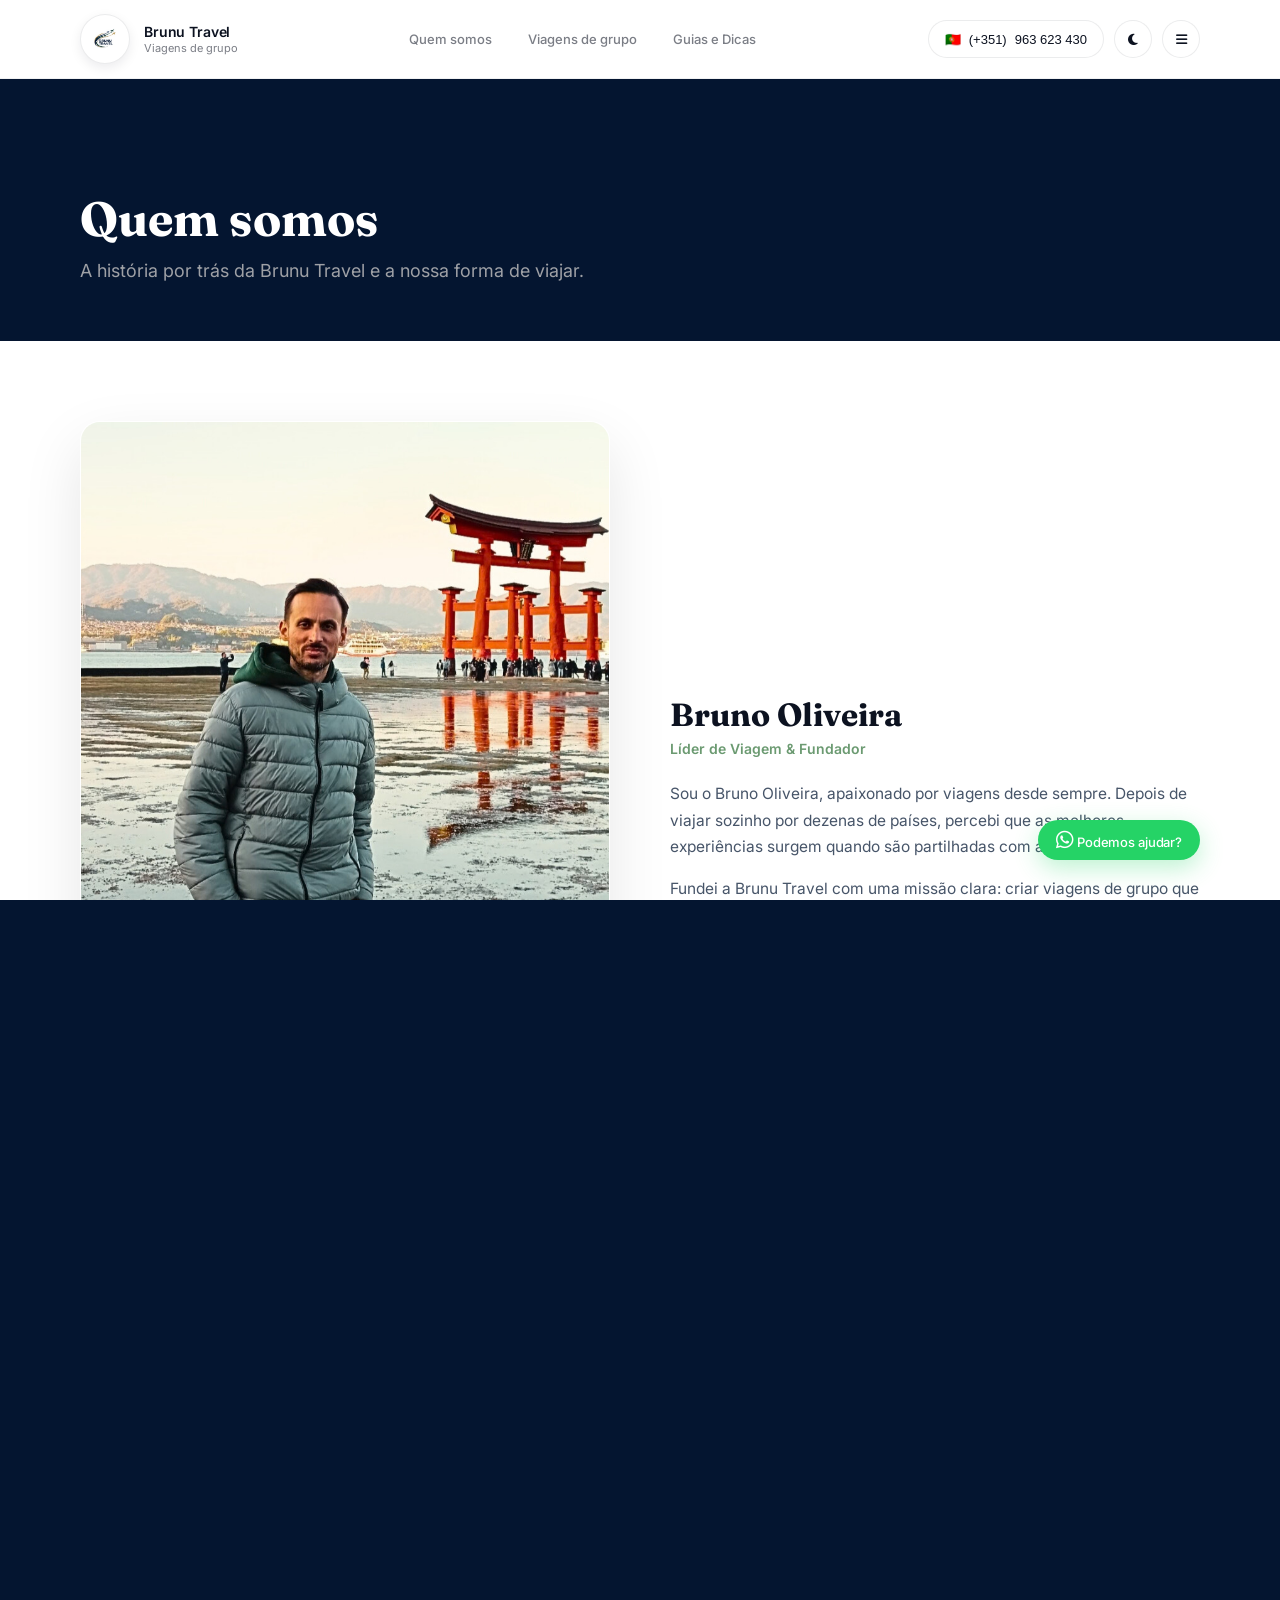
<file: quem-somos.html>
<!doctype html>
<html lang="pt">
<head>
  <meta charset="utf-8">
  <meta name="viewport" content="width=device-width,initial-scale=1">
  <title>Quem somos • Brunu Travel</title>
  <link rel="preconnect" href="https://fonts.googleapis.com">
  <link rel="preconnect" href="https://fonts.gstatic.com" crossorigin>
  <link href="https://fonts.googleapis.com/css2?family=Fraunces:opsz,wght@9..144,400;9..144,600&family=Inter:wght@300;400;500;600&display=swap" rel="stylesheet">
  <link rel="stylesheet" href="assets/styles.css">
  <link rel="stylesheet" href="https://cdnjs.cloudflare.com/ajax/libs/font-awesome/6.5.0/css/all.min.css">
</head>
<body>
  
  <div id="app-header"></div>

  <main style="padding-bottom: 80px;">
    
    <section class="container" style="padding-top: 60px; margin-bottom: 60px; text-align: left;">
      <h1 style="font-family: var(--font-display); font-size: clamp(36px, 5vw, 48px); margin-bottom: 12px; color: var(--text);">Quem somos</h1>
      <p style="font-size: 18px; max-width: 600px; color: var(--muted);">A história por trás da Brunu Travel e a nossa forma de viajar.</p>
    </section>

    <section style="background: #ffffff; padding: 80px 0; margin-bottom: 80px;">
      <div class="container">
        <div class="founder-grid-new">
          <div class="founder-img-wrap">
            <img src="assets/images/bruno-full.jpg" alt="Bruno Oliveira, Fundador da Brunu Travel" style="aspect-ratio: 9/16 !important; object-fit: cover; border-radius: 20px; box-shadow: 0 24px 60px rgba(0,0,0,0.1);">
          </div>
          <div class="founder-text">
            <h2 style="font-family: var(--font-display); font-size: 32px; color: #0c1220; margin: 0 0 6px 0;">Bruno Oliveira</h2>
            <div style="color: #6b9a71; font-weight: 600; font-size: 14px; margin-bottom: 24px;">Líder de Viagem & Fundador</div>
            
            <p style="color: #475569; margin-bottom: 16px; line-height: 1.7;">Sou o Bruno Oliveira, apaixonado por viagens desde sempre. Depois de viajar sozinho por dezenas de países, percebi que as melhores experiências surgem quando são partilhadas com as pessoas certas.</p>
            <p style="color: #475569; margin-bottom: 16px; line-height: 1.7;">Fundei a Brunu Travel com uma missão clara: criar viagens de grupo que se sintam íntimas, autênticas e inesquecíveis — sem o ambiente impessoal de uma excursão típica.</p>
            <p style="color: #475569; margin-bottom: 16px; line-height: 1.7;">Cada viagem é cuidadosamente planeada por mim, e acompanho pessoalmente a grande maioria dos grupos. O meu objetivo é garantir que cada viajante explore o mundo sem preocupações e regresse a casa transformado.</p>
          </div>
        </div>
      </div>
    </section>

    <section class="container" style="margin-bottom: 100px;">
      <div style="background: var(--card); border: 1px solid var(--cardBorder); border-radius: 24px; padding: 60px 40px; text-align: left; max-width: 960px; margin: 0 auto; box-shadow: 0 12px 40px var(--shadow);">
        
        <h2 style="font-family: var(--font-display); font-size: 32px; margin-bottom: 24px; color: var(--text);">A Brunu Travel</h2>
        
        <div style="font-size: 16px; line-height: 1.8; color: var(--muted);">
          <p style="margin-bottom: 16px;">Nasceu para criar viagens de grupo bem pensadas, leves de viver e longe da sensação de excursão.</p>
          <p style="margin-bottom: 16px;">Acreditamos que viajar em grupo pode ser uma experiência mais autêntica, organizada e humana — com ritmo, contexto e espaço para aproveitar realmente cada destino.</p>
          <p style="margin-bottom: 40px;">O foco está em viagens com identidade própria, pequenos grupos, boa energia e uma preparação cuidada antes da partida.</p>
        </div>

        <div>
          <h3 style="font-family: var(--font-display); font-size: 24px; margin-bottom: 20px; color: var(--text);">O que nos define</h3>
          
          <div style="display: flex; flex-wrap: wrap; gap: 12px; justify-content: flex-start;">
            <div style="background: rgba(255,255,255,0.05); border: 1px solid rgba(255,255,255,0.1); color: var(--text); padding: 12px 20px; border-radius: 30px; font-size: 14px; font-weight: 500; display: flex; align-items: center; gap: 8px;">
              <i class="fa-solid fa-check" style="color: #6b9a71;"></i> Planeamento sólido
            </div>
            <div style="background: rgba(255,255,255,0.05); border: 1px solid rgba(255,255,255,0.1); color: var(--text); padding: 12px 20px; border-radius: 30px; font-size: 14px; font-weight: 500; display: flex; align-items: center; gap: 8px;">
              <i class="fa-solid fa-users" style="color: #6b9a71;"></i> Grupos reduzidos
            </div>
            <div style="background: rgba(255,255,255,0.05); border: 1px solid rgba(255,255,255,0.1); color: var(--text); padding: 12px 20px; border-radius: 30px; font-size: 14px; font-weight: 500; display: flex; align-items: center; gap: 8px;">
              <i class="fa-solid fa-heart" style="color: #6b9a71;"></i> Autenticidade
            </div>
            <div style="background: rgba(255,255,255,0.05); border: 1px solid rgba(255,255,255,0.1); color: var(--text); padding: 12px 20px; border-radius: 30px; font-size: 14px; font-weight: 500; display: flex; align-items: center; gap: 8px;">
              <i class="fa-solid fa-compass" style="color: #6b9a71;"></i> Experiências com contexto
            </div>
            <div style="background: rgba(255,255,255,0.05); border: 1px solid rgba(255,255,255,0.1); color: var(--text); padding: 12px 20px; border-radius: 30px; font-size: 14px; font-weight: 500; display: flex; align-items: center; gap: 8px;">
              <i class="fa-solid fa-ban" style="color: #6b9a71;"></i> Sem sensação de excursão
            </div>
          </div>
        </div>

      </div>
    </section>

    <section class="container text-center">
      <div style="max-width: 820px; margin: 0 auto;">
        <h2 style="font-family: var(--font-display); font-size: clamp(26px, 3vw, 32px); margin-bottom: 20px; color: var(--text);">Queres viajar connosco?</h2>
        <p style="font-size: 15.5px; line-height: 1.6; margin-bottom: 36px; max-width: 720px; margin-left: auto; margin-right: auto; color: var(--muted);">
          Se procuras viagens de grupo com identidade, organização e uma experiência mais próxima, fala connosco ou acompanha as próximas saídas.
        </p>
        
        <div style="display: flex; gap: 16px; justify-content: center; flex-wrap: wrap;">
          <button class="outline-btn" id="aboutContactBtn" style="cursor: pointer; background: #ffffff; color: #0c1220; border: none; font-weight: 600; padding: 0 28px;">
            <i class="fa-brands fa-whatsapp" style="color: #25D366; font-size: 18px; margin-right: 8px;"></i> Falar connosco
          </button>
          
          <a href="viagens.html" class="outline-btn" style="background: transparent; color: var(--text); border: 1px solid rgba(255,255,255,0.2); font-weight: 600; padding: 0 28px;">
            Ver próximas saídas
          </a>
        </div>
      </div>
    </section>

  </main>

  <button class="fab" id="chatBtn" aria-label="WhatsApp Ajuda">
    <i class="fa-brands fa-whatsapp"></i>
    <span class="fab-text">Podemos ajudar?</span>
  </button>

  <div id="app-footer"></div>
  <div id="app-modals"></div>

  <script src="assets/components.js"></script>
  <script src="assets/app.js"></script>
</body>
</html>
</file>
<file: assets/styles.css>
/* Brunu Travel — Production Stylesheet (Master Version) */

/* --- 1. VARIÁVEIS E TEMA --- */
:root {
  --bg1: #041530;
  --bg2: #0d326b;
/*--text: #f1ebe5; (cor clara anterior do texto) */
  --text: #ffffff;

  --muted: rgba(241, 235, 229, 0.65);
  --card: rgba(255, 255, 255, 0.08);
  --cardBorder: rgba(255, 255, 255, 0.12);
  --shadow: rgba(0, 0, 0, 0.20);
  --white: #ffffff;
  --ink: #0c1220;
  --inkMuted: rgba(12, 18, 32, 0.55);

  --font-ui: "Inter", ui-sans-serif, system-ui, -apple-system, sans-serif;
  --font-display: "Fraunces", serif; 
}

[data-theme="light"] {
  --text: #0c1220;
  --muted: rgba(12, 18, 32, 0.65);
  --card: rgba(255, 255, 255, 0.78);
  --cardBorder: rgba(12, 18, 32, 0.08);
  --shadow: rgba(12, 18, 32, 0.10);
}

/* --- 2. RESETS E BASE --- */
* { box-sizing: border-box; }
html, body { height: 100%; overflow-x: hidden; }
body { 
  margin: 0; padding: 0;
  font-family: var(--font-ui); 
  color: var(--text); 
  
  /* Mantemos apenas a cor base de segurança */
  background-color: var(--bg1); 
  
  min-height: 100vh; 
  -webkit-font-smoothing: antialiased; 
}
h1, h2, h3, h4, p { margin: 0; padding: 0; }
a { color: inherit; text-decoration: none; }

.container { width: 100%; max-width: 1168px; margin-left: auto; margin-right: auto; padding-left: 24px; padding-right: 24px; }

/* --- 3. HEADER GLOBAL --- */
header.site-header { position: sticky; top: 0; z-index: 100; background: var(--white); border-bottom: 1px solid rgba(12,18,32,.06); }
.header-inner { height: 78px; display: flex; align-items: center; justify-content: space-between; }
.brand { display: flex; align-items: center; gap: 14px; color: var(--ink); }
.brand .logo-wrap { width: 50px; height: 50px; border-radius: 999px; background: #fff; display: grid; place-items: center; box-shadow: 0 4px 12px rgba(12,18,32,.08); border: 1px solid rgba(12,18,32,.08); }
.brand img { width: 38px; height: 38px; border-radius: 999px; object-fit: contain; }
.brand .brand-lines { display: flex; flex-direction: column; line-height: 1.1; }
.brand .brand-name { font-weight: 600; font-size: 14px; letter-spacing: -0.01em; }
.brand .brand-tag { font-weight: 400; font-size: 11px; color: var(--inkMuted); margin-top: 3px; }
.nav { display: flex; gap: 20px; color: var(--inkMuted); font-size: 13px; font-weight: 500; }
.nav a { padding: 8px; transition: color 0.2s; }
.nav a:hover { color: var(--ink); }
.nav a[aria-current="page"] { color: var(--ink); font-weight: 600; }
.header-actions { display: flex; gap: 10px; align-items: center; }
.pill, .icon-btn { height: 38px; border-radius: 99px; border: 1px solid rgba(12,18,32,.08); background: #fff; cursor: pointer; color: var(--ink); font-size: 13px; display: flex; align-items: center; justify-content: center; transition: background 0.2s; }
.pill { padding: 0 16px; font-weight: 500; gap: 8px; }
.icon-btn { width: 38px; }
.pill:hover, .icon-btn:hover { background: rgba(12,18,32,.04); }

/* --- 4. FAB WHATSAPP --- */
.fab { position: fixed; right: max(24px, calc(50vw - 560px)); bottom: 40px; display: flex; align-items: center; gap: 10px; padding: 10px 18px; border-radius: 99px; background: #25D366; border: none; color: #fff; cursor: pointer; box-shadow: 0 8px 24px rgba(37,211,102,.3); z-index: 90; transition: transform 0.2s ease; }.fab:hover { transform: translateY(-3px); }
.fab i { font-size: 20px; }
.fab-text { font-family: var(--font-ui); font-weight: 500; font-size: 13px; letter-spacing: -0.01em; }

/* --- 5. CHIPS NAVEGAÇÃO / TEMAS --- */
.theme-chips-wrapper { display: flex; flex-wrap: wrap; gap: 12px; align-items: center; }
.theme-chip { display: inline-flex; align-items: center; justify-content: center; padding: 10px 20px; border-radius: 99px; border: 1px solid var(--cardBorder); background: rgba(255,255,255,0.03); color: var(--text); font-size: 13px; font-weight: 500; text-decoration: none; transition: all 0.2s ease; backdrop-filter: blur(8px); -webkit-backdrop-filter: blur(8px); }
[data-theme="light"] .theme-chip { background: rgba(12,18,32,0.03); }
.theme-chip:hover { background: rgba(255,255,255,0.1); transform: translateY(-2px); border-color: rgba(255,255,255,0.3); }

/* --- 6. PÁGINA HOME --- */
main { padding: 50px 0; }
.hero { display: grid; grid-template-columns: 1.1fr 0.9fr; gap: 40px; align-items: center; padding: 40px 0; }
.hero-left { max-width: 600px; }
.hero-title { font-family: var(--font-display); font-weight: 700; font-size: clamp(28px, 3.5vw, 42px); line-height: 1.15; letter-spacing: -0.02em; margin: 0 0 20px 0; }
.hero-sub { font-weight: 500; font-size: 20px; color: var(--text); margin: 0 0 16px 0; letter-spacing: -0.01em; }
.hero-sub span { display: inline; opacity: 0.8; } 
.hero-p { margin: 0; color: var(--muted); font-size: 15px; line-height: 1.6; max-width: 520px; font-weight: 400; }
.hero-right { display: flex; justify-content: flex-end; }
.bio-card { width: 100%; max-width: 400px; background: var(--card); border: 1px solid var(--cardBorder); border-radius: 24px; padding: 30px 24px; box-shadow: 0 24px 60px var(--shadow); backdrop-filter: blur(20px); -webkit-backdrop-filter: blur(20px); }
.bio-top { display: flex; flex-direction: column; align-items: center; padding-bottom: 20px; }
.avatar { width: 80px; height: 80px; border-radius: 999px; object-fit: cover; border: 2px solid rgba(255,255,255,.1); box-shadow: 0 8px 24px rgba(0,0,0,.2); }
.bio-name { margin-top: 14px; font-weight: 600; font-size: 18px; letter-spacing: -0.01em; }
.actions { display: flex; flex-direction: column; gap: 10px; }
.big-btn { height: 54px; border-radius: 16px; border: 1px solid var(--cardBorder); background: rgba(255,255,255,0.03); color: var(--text); display: flex; align-items: center; justify-content: space-between; padding: 0 18px; text-decoration: none; font-weight: 500; font-size: 14px; transition: all 0.2s ease; }
.big-btn:hover { background: rgba(255,255,255,0.1); transform: translateY(-2px); }
.big-left { display: flex; align-items: center; gap: 14px; }
.big-ico { opacity: 0.7; font-size: 16px; width: 20px; text-align: center; }
.big-arrow { font-size: 18px; opacity: 0.4; padding-right: 4px; transition: transform 0.2s; font-weight: 400; }
.big-btn:hover .big-arrow { transform: translateX(4px); opacity: 0.9; }
.small-title { margin: 24px 4px 12px; color: var(--muted); font-weight: 600; font-size: 11px; letter-spacing: .05em; text-transform: uppercase; }
.social-row { display: flex; justify-content: center; gap: 20px; margin-top: 30px; }
.social-row .social { font-size: 18px; opacity: 0.5; transition: all 0.2s ease; color: var(--text); text-decoration: none; }
.social-row .social:hover { opacity: 1; transform: scale(1.15); }
.handle { text-align: center; margin-top: 12px; font-size: 12px; opacity: 0.35; font-weight: 500; letter-spacing: 0.02em; }

/* --- 7. PÁGINAS VIAGENS / GUIAS (Carrossel e Layout Mestre) --- */
.page-trips { padding-top: 0; }
.page-title { font-family: var(--font-display); font-size: clamp(32px, 4vw, 42px); font-weight: 400; margin: 0 0 10px 0; letter-spacing: -0.02em; }
.page-subtitle { color: var(--muted); font-size: 16px; font-weight: 300; line-height: 1.6; max-width: 600px; margin: 0; }

.trips-section { margin-bottom: 40px; }
.section-header-flex { display: flex; justify-content: space-between; align-items: flex-end; margin-bottom: 16px; }
.section-title { font-family: var(--font-display); font-size: 26px; font-weight: 400; margin: 0 0 6px 0; letter-spacing: -0.01em;}
.section-subtitle { color: var(--muted); font-size: 14px; font-weight: 300; margin: 0; }

.premium-slider-wrapper { width: 100%; position: relative; }
.nav-arrow { width: 44px; height: 44px; border-radius: 50%; border: 1px solid rgba(255,255,255,0.2); background: rgba(0,0,0,0.3); color: #fff; display: grid; place-items: center; cursor: pointer; transition: all 0.2s ease; font-size: 16px; backdrop-filter: blur(8px); -webkit-backdrop-filter: blur(8px); }
.nav-arrow:hover { background: rgba(0,0,0,0.6); transform: translateY(-50%) scale(1.05); }
.floating-left, .floating-right { position: absolute; top: 40%; transform: translateY(-50%); z-index: 10; box-shadow: 0 4px 15px rgba(0,0,0,0.3); }
.floating-left { left: 10px; }
.floating-right { right: 10px; }

.slider-track { display: flex; gap: 20px; width: 100%; overflow-x: auto; scroll-snap-type: x mandatory; scrollbar-width: none; scroll-behavior: smooth; padding-bottom: 16px; margin: 0; }
.slider-track::-webkit-scrollbar { display: none; }

.trip-card { flex: 0 0 210px; margin: 0; padding: 0; scroll-snap-align: start; cursor: pointer; }
.trip-card-link { display: flex; flex-direction: column; height: 100%; }

.trip-frame { position: relative; width: 100%; aspect-ratio: 9 / 16; border-radius: 14px; overflow: hidden; margin-bottom: 16px; box-shadow: 0 14px 40px rgba(0,0,0,0.15); border: 1px solid rgba(255,255,255,0.06); background: var(--bg1); }
.trip-frame img { width: 100%; height: 100%; object-fit: cover; transition: transform 0.6s cubic-bezier(0.25, 1, 0.5, 1); }
.trip-card:hover .trip-frame img { transform: scale(1.05); }

.trip-gradient-overlay { position: absolute; inset: 0; background: linear-gradient(to top, rgba(0,0,0,0.95) 0%, rgba(0,0,0,0.4) 50%, rgba(0,0,0,0) 100%); pointer-events: none; z-index: 1; }

.badge { position: absolute; top: 14px; left: 14px; z-index: 2; background: rgba(255,255,255,0.95); color: #0c1220; padding: 4px 6px; border-radius: 6px; font-size: 8px; font-weight: 700; text-transform: uppercase; letter-spacing: 0.05em; box-shadow: 0 4px 12px rgba(0,0,0,0.2); max-width: calc(100% - 28px); white-space: nowrap; overflow: hidden; text-overflow: ellipsis; }

.trip-content-inside { position: absolute; bottom: 20px; left: 16px; right: 16px; z-index: 2; color: #fff; }
.trip-title { font-family: var(--font-display); font-size: 20px; font-weight: 400; margin: 0 0 4px 0; letter-spacing: -0.01em; text-shadow: 0 2px 10px rgba(0,0,0,0.5); }
.trip-dest { font-size: 11px; font-weight: 500; margin: 0; line-height: 1.4; opacity: 0.95; }
.trip-content-outside { padding: 0 4px; }
.trip-info-row { font-size: 13px; font-weight: 500; color: var(--text); margin: 0 0 6px 0; }
.trip-leader { font-size: 11px; color: var(--muted); font-style: italic; margin: 0; opacity: 0.85; }

/* Hitbox melhorado para cliques perfeitos */
.pagination-wrapper { display: flex; justify-content: center; margin-top: 16px; }
.pagination-lines { display: flex; gap: 8px; width: 100%; max-width: 180px; }
.page-line { height: 24px; flex: 1; cursor: pointer; display: flex; align-items: center; }
.page-line::after { content: ''; display: block; width: 100%; height: 4px; background: var(--cardBorder); border-radius: 4px; transition: all 0.3s ease; }
.page-line.active::after { background: var(--text); opacity: 0.9; }
/* --- COMPONENTES EDITORIAIS (GUIAS) --- */
.guide-frame { 
  position: relative; 
  width: 100%; 
  aspect-ratio: 9 / 16; 
  border-radius: 12px; 
  overflow: hidden; 
  margin-bottom: 16px; 
  box-shadow: 0 14px 40px rgba(0,0,0,0.15); 
  border: 1px solid var(--cardBorder); 
  background: var(--bg1); 
  cursor: pointer; /* Indica que é clicável */
}
.guide-frame::after {
  content: '';
  position: absolute;
  inset: 0;
  background: rgba(255,255,255,0);
  transition: background 0.3s ease;
  pointer-events: none;
}
.guide-frame:hover::after {
  background: rgba(255,255,255,0.05); /* Brilho subtil ao passar o rato */
}
.guide-frame img { 
  width: 100%; 
  height: 100%; 
  object-fit: cover; 
  transition: transform 0.6s cubic-bezier(0.25, 1, 0.5, 1); 
}
.trip-card:hover .guide-frame img { 
  transform: scale(1.05); 
}
/* Título com proteção anti-quebra (Ellipsis) */
.guide-title { 
  font-family: var(--font-display); 
  font-size: 16px; /* Ligeiramente mais pequeno */
  font-weight: 600; 
  margin: 0 0 4px 0; 
  color: var(--text); 
  letter-spacing: -0.01em; 
  white-space: nowrap; /* Força a ficar numa linha */
  overflow: hidden; 
  text-overflow: ellipsis; /* Adiciona "..." se não couber */
}

.guide-sub { font-size: 13px; color: var(--muted); margin: 0 0 12px 0; font-weight: 500; }
.guide-social { display: flex; align-items: center; gap: 10px; font-size: 12px; color: var(--text); margin-bottom: 12px; font-weight: 500; }
.guide-social span { opacity: 0.6; }
.guide-social a { color: var(--text); font-size: 16px; transition: opacity 0.2s, transform 0.2s; opacity: 0.6; text-decoration: none; }
.guide-social a:hover { opacity: 1; transform: translateY(-2px); }

/* Novo botão elegante em vez do verde berrante */
.guide-premium-btn { 
  display: inline-flex; 
  align-items: center; 
  font-size: 13px; 
  font-weight: 600; 
  color: var(--text); 
  background: none;
  border: none;
  padding: 0;
  cursor: pointer;
  transition: opacity 0.2s; 
  opacity: 0.7;
  font-family: inherit;
}
.guide-premium-btn:hover { opacity: 1; }
.guide-premium-btn span { transition: transform 0.2s; margin-left: 6px; }
.guide-premium-btn:hover span { transform: translateX(4px); }
/* --- 8. SECÇÃO COLEÇÕES --- */
.categories-section { margin-bottom: 24px; }
.category-grid { display: grid; grid-template-columns: repeat(4, 1fr); gap: 20px; }
.collection-card { display: flex; flex-direction: column; background: rgba(255,255,255,0.03); border: 1px solid rgba(255,255,255,0.08); border-radius: 18px; padding: 14px; transition: transform 0.2s, background 0.2s; cursor: pointer; text-decoration: none; }
.collection-card:hover { transform: translateY(-4px); background: rgba(255,255,255,0.06); box-shadow: 0 10px 30px rgba(0,0,0,0.1); }
.coll-img-box { width: 100%; height: 180px; border-radius: 12px; overflow: hidden; margin-bottom: 16px; }
.coll-img-box img { width: 100%; height: 100%; object-fit: cover; transition: transform 0.5s ease; }
.collection-card:hover .coll-img-box img { transform: scale(1.05); }
.coll-content { padding: 0 4px 4px; }
.coll-title { font-family: var(--font-display); font-size: 18px; font-weight: 600; margin: 0 0 6px 0; letter-spacing: -0.01em;}
.coll-desc { font-size: 12px; font-weight: 400; color: var(--muted); margin: 0; line-height: 1.4; opacity: 0.85;}

/* --- 9. PÁGINA QUEM SOMOS --- */
.page-about { padding-top: 0; }
.about-hero { margin-top: 40px; margin-bottom: 60px; }
.about-section { margin-bottom: 80px; }
.about-grid { display: grid; grid-template-columns: 1fr 1fr; gap: 60px; align-items: start; }
.about-text-block p { font-size: 16px; color: var(--muted); line-height: 1.7; margin-bottom: 16px; }
.about-text-block p:first-of-type { font-size: 18px; color: var(--text); font-weight: 500; }
.about-traits { background: var(--card); border: 1px solid var(--cardBorder); border-radius: 20px; padding: 30px; }
.traits-list { list-style: none; padding: 0; margin: 0; display: flex; flex-direction: column; gap: 16px; }
.traits-list li { display: flex; align-items: center; gap: 12px; font-size: 15px; font-weight: 500; color: var(--text); }
.traits-list i { color: #25D366; font-size: 16px; }
.founder-grid { display: grid; grid-template-columns: 0.8fr 1.2fr; gap: 60px; align-items: center; }
.founder-image-wrapper { width: 100%; }
.founder-img { width: 100%; aspect-ratio: 3 / 4; object-fit: cover; border-radius: 24px; border: 1px solid var(--cardBorder); box-shadow: 0 20px 50px rgba(0,0,0,0.2); }
.badge-inline { display: inline-block; background: rgba(255,255,255,0.1); padding: 6px 12px; border-radius: 8px; font-size: 11px; font-weight: 600; text-transform: uppercase; letter-spacing: 0.05em; margin-bottom: 16px; border: 1px solid var(--cardBorder); }
.founder-text-block p { font-size: 16px; color: var(--muted); line-height: 1.7; margin-bottom: 16px; }
.vmv-grid { display: grid; grid-template-columns: repeat(3, 1fr); gap: 24px; }
.vmv-card { background: var(--card); border: 1px solid var(--cardBorder); border-radius: 20px; padding: 32px 24px; display: flex; flex-direction: column; align-items: flex-start; transition: transform 0.2s; }
.vmv-card:hover { transform: translateY(-4px); border-color: rgba(255,255,255,0.2); }
.vmv-icon { width: 48px; height: 48px; border-radius: 12px; background: rgba(255,255,255,0.05); border: 1px solid var(--cardBorder); display: grid; place-items: center; font-size: 20px; color: var(--text); margin-bottom: 20px; }
.vmv-title { font-family: var(--font-display); font-size: 22px; font-weight: 400; margin: 0 0 12px 0; letter-spacing: -0.01em; }
.vmv-text { font-size: 14px; color: var(--muted); line-height: 1.6; margin: 0; }
.about-cta-banner { background: linear-gradient(135deg, var(--card), rgba(255,255,255,0.02)); border: 1px solid var(--cardBorder); border-radius: 24px; padding: 60px 40px; display: flex; flex-direction: column; align-items: center; }
.text-center { text-align: center; }
.cta-actions { display: flex; gap: 16px; flex-wrap: wrap; justify-content: center; }
.outline-btn { display: inline-flex; align-items: center; gap: 10px; background: transparent; color: var(--text); text-decoration: none; padding: 0 24px; height: 48px; border-radius: 99px; font-weight: 600; font-size: 14px; border: 1px solid var(--cardBorder); transition: background 0.2s; }
.outline-btn:hover { background: var(--card); }

/* --- 10. FOOTER MINIMALISTA --- */
.site-footer { padding: 32px 0 80px; border-top: 1px solid var(--cardBorder); margin-top: 0; }
.footer-grid-minimal { display: grid; grid-template-columns: repeat(3, 1fr); gap: 40px; margin-bottom: 40px; }
.footer-col { display: flex; flex-direction: column; }
.footer-title { font-size: 13px; font-weight: 600; margin: 0 0 8px 0; color: var(--text); opacity: 0.9; text-transform: none; letter-spacing: 0.02em; }
.footer-links-vert { display: flex; flex-direction: column; gap: 4px; font-size: 14px; color: var(--muted); }.footer-links-vert a { transition: color 0.2s; text-decoration: none; }
.footer-links-vert a:hover { color: var(--text); }
.footer-socials { display: flex; gap: 16px; font-size: 18px; margin-top: 4px; }
.footer-socials a { transition: color 0.2s, transform 0.2s; color: var(--muted); }
.footer-socials a:hover { color: var(--text); transform: translateY(-2px); }
.footer-bottom-minimal { display: flex; justify-content: space-between; align-items: center; flex-wrap: wrap; gap: 16px; padding-top: 16px; border-top: 1px solid rgba(255,255,255,0.05); font-size: 12px; color: var(--muted); padding-right: 180px; }.legal-links { display: flex; align-items: center; gap: 12px; }
.text-btn { background: none; border: none; color: var(--muted); font-family: inherit; font-size: 13px; cursor: pointer; padding: 0; transition: color 0.2s; text-decoration: none; }
.text-btn:hover { color: var(--text); }
.dot-sep { opacity: 0.5; font-size: 10px; }

/* Responsividade do Footer */
@media (max-width: 768px) {
  .footer-grid-minimal { grid-template-columns: 1fr; gap: 32px; }
  .footer-bottom-minimal { flex-direction: column-reverse; align-items: flex-start; }
}

/* --- 11. MODALS E OVERLAYS --- */
.overlay { position: fixed; inset: 0; background: rgba(4,21,48,.8); display: none; align-items: center; justify-content: center; padding: 24px; z-index: 200; backdrop-filter: blur(10px); -webkit-backdrop-filter: blur(10px); }
.overlay.open { display: flex; }
.modal { width: min(420px, 100%); background: var(--bg1); border-radius: 24px; box-shadow: 0 24px 70px rgba(0,0,0,.4); border: 1px solid var(--cardBorder); overflow: hidden; color: var(--text); }
[data-theme="light"] .modal { background: var(--white); }
.modal header { display: flex; justify-content: space-between; align-items: center; padding: 18px 20px; border-bottom: 1px solid var(--cardBorder); background: var(--bg1); }
.modal header strong { font-size: 14px; letter-spacing: .01em; }
.modal header button { width: 36px; height: 36px; border-radius: 50%; border: 1px solid var(--cardBorder); background: transparent; color: var(--text); cursor: pointer; transition: all 0.2s; display: flex; align-items: center; justify-content: center; }
.modal header button:hover { background: rgba(255,255,255,0.1); }
.modal .modal-body { padding: 16px; }
.modal .modal-link { display: flex; align-items: center; padding: 16px; border-radius: 12px; font-weight: 500; font-size: 15px; transition: background 0.2s; text-decoration: none; color: var(--text); }
.modal .modal-link:hover { background: rgba(255,255,255,0.05); }
.modal .stack { display: flex; flex-direction: column; gap: 8px; }
.chat-action-btn { background: #25D366; color: #fff; padding: 16px; border-radius: 16px; text-align: center; font-weight: 600; font-size: 15px; display: flex; justify-content: center; align-items: center; gap: 10px; transition: transform 0.2s; text-decoration: none; border: none; cursor: pointer; }
.chat-action-btn:hover { transform: translateY(-2px); }

/* --- 12. RESPONSIVIDADE --- */
@media (max-width: 980px) {
  .nav { display: none; }
  .hero { grid-template-columns: 1fr; gap: 40px; text-align: center; }
  .hero-left { max-width: 100%; margin: 0 auto; }
  .hero-title { font-size: clamp(32px, 5vw, 40px); }
  .hero-p { margin: 0 auto; }
  .hero-right { justify-content: center; }
  .bio-card { max-width: 480px; }
  .about-grid, .founder-grid, .vmv-grid, .category-grid { grid-template-columns: 1fr; gap: 40px; }
  .founder-image-wrapper { order: -1; max-width: 400px; margin: 0 auto; }
}
@media (max-width: 768px) {
  .footer-grid-minimal { grid-template-columns: 1fr; gap: 30px; text-align: left; }
  .footer-bottom-minimal { flex-direction: column; align-items: flex-start; }
}
@media (max-width: 520px) {
  .pill { display: none; } 
  .header-actions { gap: 6px; }
  .bio-card { padding: 24px 16px; border-radius: 20px;}
  .fab { right: 20px; bottom: 20px; padding: 12px; }
  .fab-text { display: none; } 
  .trip-card { flex: 0 0 240px; }
}

/* --- FUNDO PARCIAL DA HERO --- */
/* Garante que o texto fica sobreposto e o fundo não sai da coluna */
.hero-left {
  position: relative;
  z-index: 1; 
  overflow: hidden; 
}

/* --- FUNDO PARCIAL DA HERO --- */
.hero {
  position: relative;
  z-index: 1; 
}

.hero::before {
  content: '';
  position: absolute;
  
  /* Ajusta estes valores no teu navegador primeiro */
  bottom: 50px; 
  left: 190px; 
  width: 40%; 
  height: 80%; 
  
  background-image: url('images/bg-linhas.png'); 
  background-repeat: no-repeat;
  background-size: contain; 
  background-position: bottom left; 
  
  z-index: -1; 
  opacity: 0.35; 
  pointer-events: none; 
}

/* --- NOVA ESTRUTURA QUEM SOMOS (V3) --- */
.text-center { text-align: center; }

/* Secção do Fundador */
.founder-grid-new { 
  display: grid; 
  grid-template-columns: 1fr 1fr; 
  gap: 60px; 
  align-items: center; 
}
.founder-img-wrap img { 
  width: 100%; 
  aspect-ratio: 16 / 11; /* Formato panorâmico elegante como na foto de inspiração */
  object-fit: cover; 
  border-radius: 20px; 
  border: 1px solid var(--cardBorder); 
  box-shadow: 0 24px 60px rgba(0,0,0,0.3); 
}
.founder-text p { 
  font-size: 15.5px; 
  color: var(--muted); 
  line-height: 1.7; 
  margin-bottom: 16px; 
}

/* Secção de Valores (4 colunas) */
.values-grid-4 { 
  display: grid; 
  grid-template-columns: repeat(4, 1fr); 
  gap: 24px; 
}

/* Responsividade Específica */
@media (max-width: 980px) {
  .founder-grid-new { grid-template-columns: 1fr; gap: 40px; }
  .values-grid-4 { grid-template-columns: repeat(2, 1fr); }
}
@media (max-width: 600px) {
  .values-grid-4 { grid-template-columns: 1fr; }
  .founder-img-wrap img { aspect-ratio: 4 / 3; }
}
</file>
